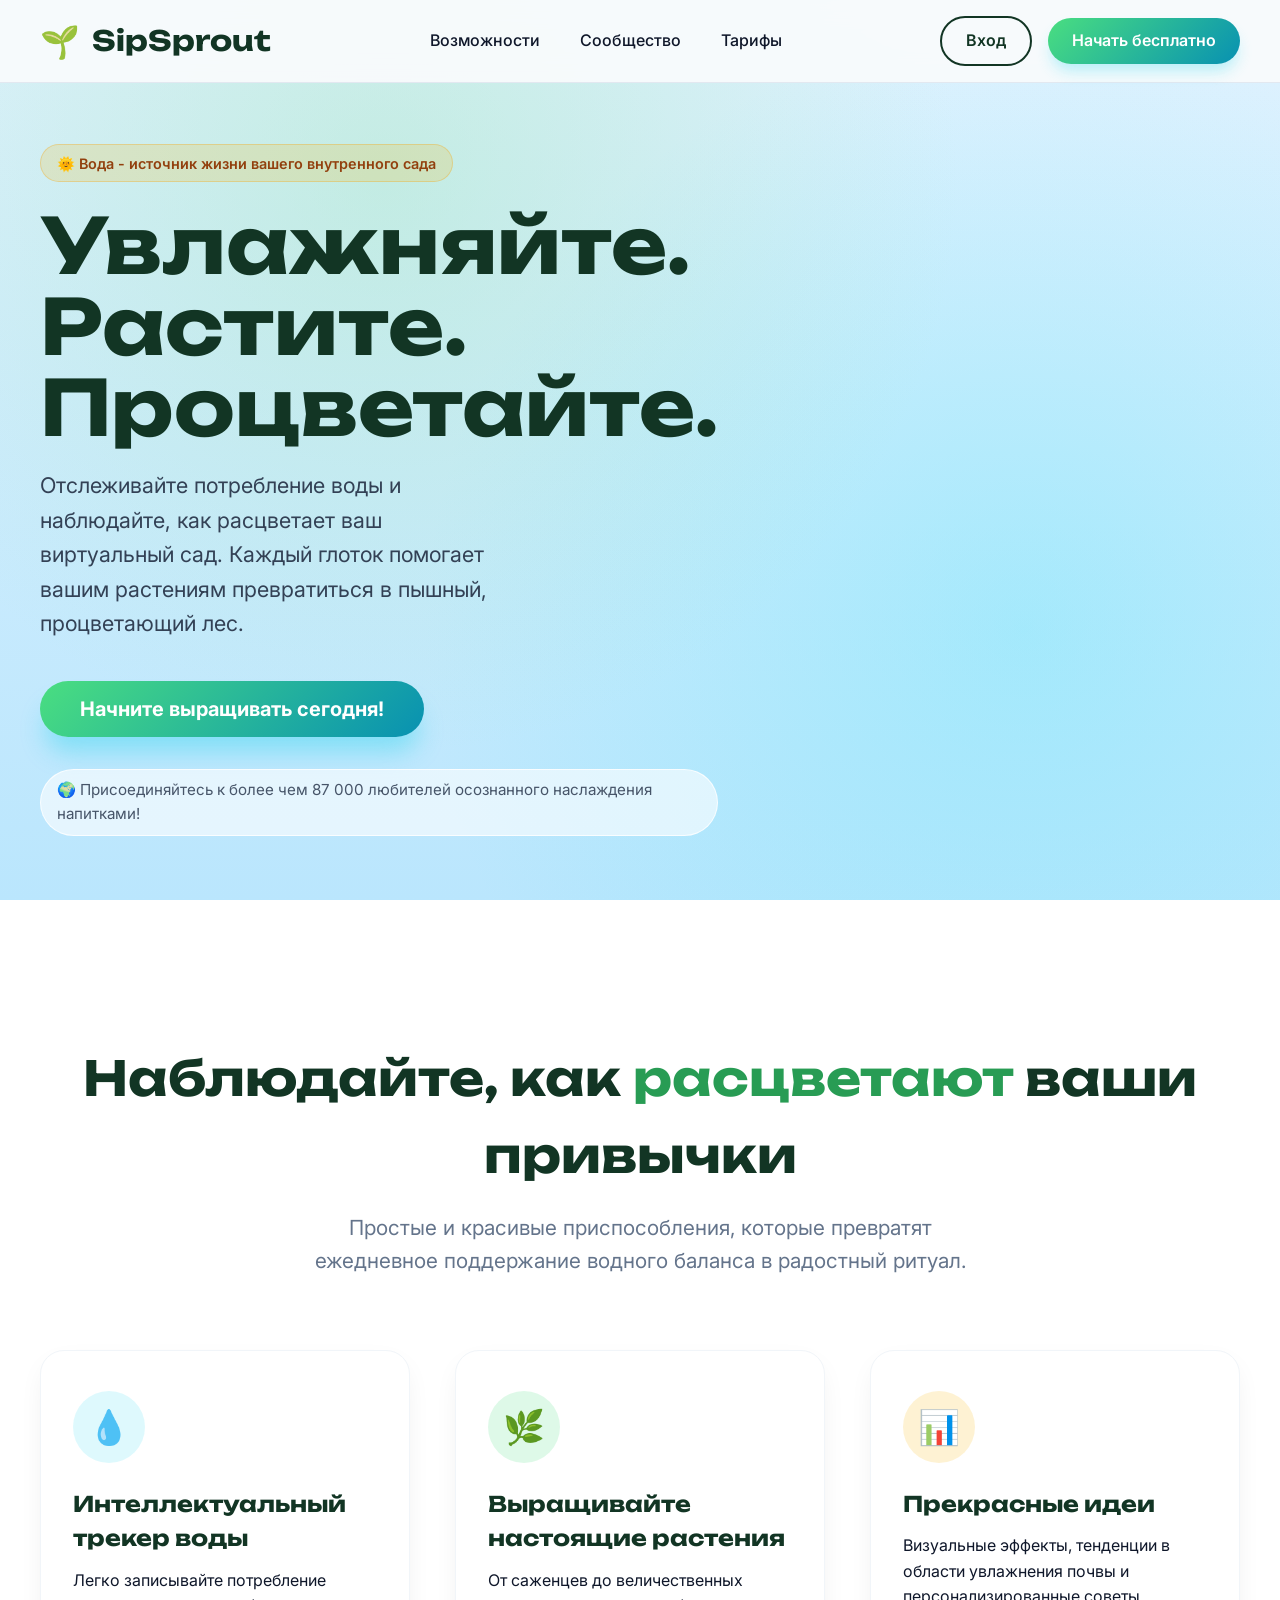
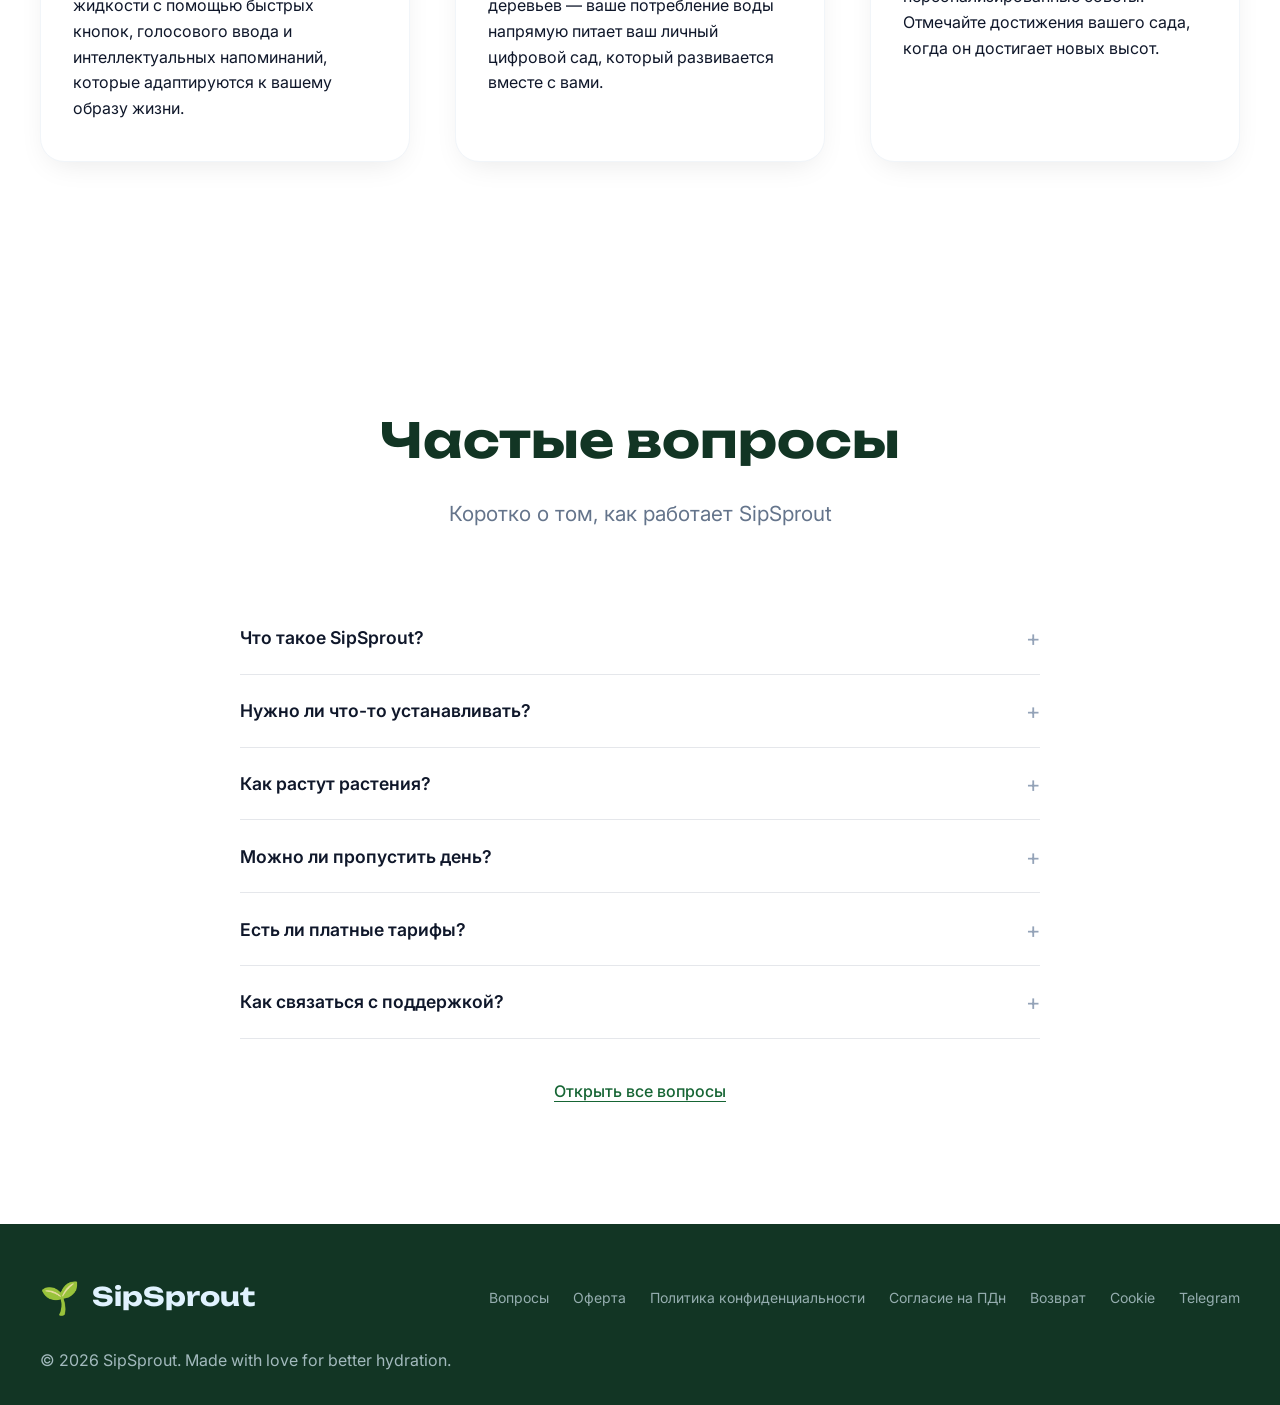
<file: src/views/index.html>
<!DOCTYPE html>
<html lang="en">
<head>
    <meta charset="UTF-8">
    <meta name="viewport" content="width=device-width, initial-scale=1.0">
    <title>SipSprout • Grow with Every Sip</title>
    <link rel="preconnect" href="https://fonts.googleapis.com">
    <link rel="preconnect" href="https://fonts.gstatic.com" crossorigin>
    <link href="https://fonts.googleapis.com/css2?family=Unbounded:wght@400;500;600;700&family=Inter:wght@400;500;600;700&display=swap" rel="stylesheet">
    <link rel="stylesheet" href="../styles/main.css">
</head>
<body>
    <header>
        <nav>
            <a href="#" class="logo">
                <span class="logo-emoji">🌱</span>
                <span>SipSprout</span>
            </a>
            
            <div class="nav-links">
                <a href="#features">Возможности</a>
                <a href="#">Сообщество</a>
                <a href="#">Тарифы</a>
            </div>

            <div class="auth-buttons">
                <a href="./login.html" class="btn btn-outline">Вход</a>
                <a href="./signup.html" class="btn btn-solid">Начать бесплатно</a>
            </div>
        </nav>
    </header>

    <section id="hero">
        <div class="hero-container">
            <div class="hero-content">
                <span class="eyebrow">🌞 Вода - источник жизни вашего внутренного сада</span>
                <h1>Увлажняйте.<br>Растите.<br>Процветайте.</h1>
                <p>Отслеживайте потребление воды и наблюдайте, как расцветает ваш виртуальный сад. Каждый глоток помогает вашим растениям превратиться в пышный, процветающий лес.</p>
                
                <button onclick="alert('Welcome to SipSprout! 🎉 (Demo CTA)')" class="cta-button">
                    Начните выращивать сегодня!
                </button>
                
                <div>
                    <span class="social-proof">🌍 Присоединяйтесь к более чем 87 000 любителей осознанного наслаждения напитками!</span>
                </div>
            </div>

            <div class="tree-container">
                <!-- <div class="growing-tree">
                    <div class="ground"></div>

                    <div class="seed"></div>

                    <div class="sprout"></div>

                    <div class="trunk"></div>

                    <div class="branch branch-left"></div>
                    <div class="branch branch-right"></div>

                    <div class="canopy">
                        <div class="leaf leaf-1"></div>
                        <div class="leaf leaf-2"></div>
                        <div class="leaf leaf-3"></div>
                        <div class="leaf leaf-4"></div>
                        <div class="leaf leaf-5"></div>
                        <div class="leaf leaf-6"></div>
                    </div>

                    <div class="droplet droplet1"></div>
                    <div class="droplet droplet2"></div>
                    <div class="droplet droplet3"></div>
                </div> -->
            </div>
        </div>
    </section>

    <section id="features">
        <div class="section-header">
            <h2>Наблюдайте, как <span style="color: #289c54;">расцветают</span> ваши привычки</h2>
            <p>Простые и красивые приспособления, которые превратят ежедневное поддержание водного баланса в радостный ритуал.</p>
        </div>
        
        <div class="features-grid">
            <div class="feature-card">
                <span class="feature-icon">💧</span>
                <h3>Интеллектуальный трекер воды</h3>
                <p>Легко записывайте потребление жидкости с помощью быстрых кнопок, голосового ввода и интеллектуальных напоминаний, которые адаптируются к вашему образу жизни.</p>
            </div>

            <div class="feature-card">
                <span class="feature-icon">🌿</span>
                <h3>Выращивайте настоящие растения</h3>
                <p>От саженцев до величественных деревьев — ваше потребление воды напрямую питает ваш личный цифровой сад, который развивается вместе с вами.</p>
            </div>
            
            <div class="feature-card">
                <span class="feature-icon">📊</span>
                <h3>Прекрасные идеи</h3>
                <p>Визуальные эффекты, тенденции в области увлажнения почвы и персонализированные советы. Отмечайте достижения вашего сада, когда он достигает новых высот.</p>
            </div>
        </div>
    </section>

    <section id="faq">
        <div class="faq-container">
            <div class="section-header">
                <h2>Частые вопросы</h2>
                <p>Коротко о том, как работает SipSprout</p>
            </div>

            <div class="faq-list">
                <div class="faq-item">
                    <button class="faq-question">
                        <span>Что такое SipSprout?</span>
                        <span class="faq-icon">+</span>
                    </button>
                    <div class="faq-answer">
                        <p>SipSprout — это приложение для отслеживания потребления воды. Каждый глоток помогает выращивать виртуальные растения. Чем лучше вы пьёте воду, тем пышнее становится ваш сад.</p>
                    </div>
                </div>

                <div class="faq-item">
                    <button class="faq-question">
                        <span>Нужно ли что-то устанавливать?</span>
                        <span class="faq-icon">+</span>
                    </button>
                    <div class="faq-answer">
                        <p>Нет. SipSprout работает прямо в браузере. Просто зарегистрируйтесь и начните отмечать воду. Есть и мобильная версия.</p>
                    </div>
                </div>

                <div class="faq-item">
                    <button class="faq-question">
                        <span>Как растут растения?</span>
                        <span class="faq-icon">+</span>
                    </button>
                    <div class="faq-answer">
                        <p>Каждый раз, когда вы отмечаете выпитую воду, ваше растение получает «питание». При достижении дневной нормы растение переходит на новый уровень роста.</p>
                    </div>
                </div>

                <div class="faq-item">
                    <button class="faq-question">
                        <span>Можно ли пропустить день?</span>
                        <span class="faq-icon">+</span>
                    </button>
                    <div class="faq-answer">
                        <p>Да. Растение не погибнет, но рост замедлится. Чем стабильнее привычка, тем быстрее сад превращается в настоящий лес.</p>
                    </div>
                </div>

                <div class="faq-item">
                    <button class="faq-question">
                        <span>Есть ли платные тарифы?</span>
                        <span class="faq-icon">+</span>
                    </button>
                    <div class="faq-answer">
                        <p>Базовый функционал полностью бесплатный. Платные тарифы открывают редкие растения, аналитику и возможность делиться садом с друзьями.</p>
                    </div>
                </div>

                <div class="faq-item">
                    <button class="faq-question">
                        <span>Как связаться с поддержкой?</span>
                        <span class="faq-icon">+</span>
                    </button>
                    <div class="faq-answer">
                        <p>Напишите нам в Telegram или на почту support@sipsprout.app. Обычно отвечаем в течение нескольких часов.</p>
                    </div>
                </div>
            </div>

            <div class="faq-footer">
                <a href="#">Открыть все вопросы</a>
            </div>
        </div>
    </section>

    <footer>
        <div class="footer-content">
            <div class="footer-top">
                <div class="logo" style="color: #e0f2fe;">
                    <span style="font-size: 2rem;">🌱</span>
                    <span style="font-size: 1.6rem;">SipSprout</span>
                </div>
                <div class="nav-footer">
                    <div style="display: flex; gap: 1.5rem; font-size: 14px; opacity: 0.8; max-width: 1600px;">
                        <a href="#" style="color: inherit; text-decoration: none;">Вопросы</a>
                        <a href="#" style="color: inherit; text-decoration: none;">Оферта</a>
                        <a href="#" style="color: inherit; text-decoration: none;">Политика конфиденциальности</a>
                        <a href="#" style="color: inherit; text-decoration: none;">Согласие на ПДн</a>
                        <a href="#" style="color: inherit; text-decoration: none;">Возврат</a>
                        <a href="#" style="color: inherit; text-decoration: none;">Cookie</a>
                        <a href="#" style="color: inherit; text-decoration: none;">Telegram</a>
                    </div>
                </div>
                <p style="opacity: 0.7;">© 2026 SipSprout. Made with love for better hydration.</p>
            </div>
        </div>
    </footer>

    <script src="C:\Users\Kiyoshi Ice\Documents\SipSprout\main.js"></script>
</body>
</html>
</file>
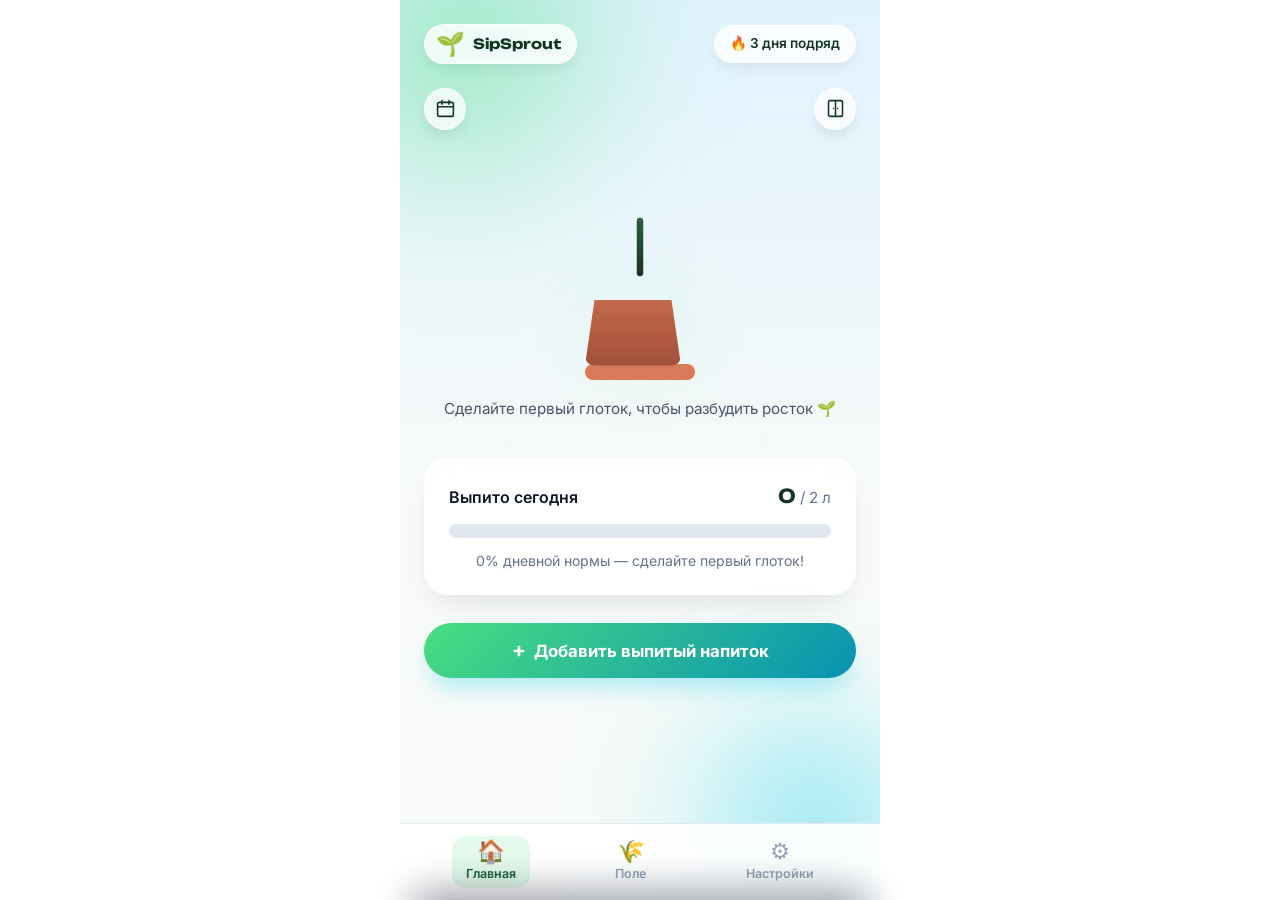
<file: src/views/dashboard.html>
<!DOCTYPE html>
<html lang="en">
<head>
    <meta charset="UTF-8">
    <meta name="viewport" content="width=device-width, initial-scale=1.0">
    <title>SipSprout • Главная</title>
    <link rel="preconnect" href="https://fonts.googleapis.com">
    <link rel="preconnect" href="https://fonts.gstatic.com" crossorigin>
    <link href="https://fonts.googleapis.com/css2?family=Unbounded:wght@400;500;600;700&family=Inter:wght@400;500;600;700&display=swap" rel="stylesheet">
    <link rel="stylesheet" href="../styles/main.css">
    <link rel="stylesheet" href="../styles/dashboard.css">
</head>
<body>
    <div class="app-shell" id="appShell">
        <div class="bg-blob blob-1"></div>
        <div class="bg-blob blob-2"></div>

        <header class="app-header">
            <div class="logo">
                <span class="logo-emoji">🌱</span>
                <span>SipSprout</span>
            </div>
            <span class="streak-pill">🔥 3 дня подряд</span>
        </header>

        <main class="dashboard">
            <section class="plant-stage">
                <div class="plant-toolbar">
                    <button class="toolbar-icon-btn" id="openCalendar" aria-haspopup="dialog" aria-label="Календарь прогресса">
                        <svg viewBox="0 0 24 24" width="21" height="21" fill="none" stroke="currentColor" stroke-width="1.8" stroke-linecap="round" stroke-linejoin="round">
                            <rect x="3" y="5" width="18" height="16" rx="2"></rect>
                            <line x1="3" y1="10" x2="21" y2="10"></line>
                            <line x1="8" y1="3" x2="8" y2="7"></line>
                            <line x1="16" y1="3" x2="16" y2="7"></line>
                        </svg>
                    </button>

                    <button class="toolbar-icon-btn" id="openWardrobe" aria-haspopup="dialog" aria-label="Гардероб">
                        <svg viewBox="0 0 24 24" width="21" height="21" fill="none" stroke="currentColor" stroke-width="1.8" stroke-linecap="round" stroke-linejoin="round">
                            <rect x="4" y="3" width="16" height="18" rx="2"></rect>
                            <line x1="12" y1="3" x2="12" y2="21"></line>
                            <circle cx="9.5" cy="12" r="0.8" fill="currentColor" stroke="none"></circle>
                            <circle cx="14.5" cy="12" r="0.8" fill="currentColor" stroke="none"></circle>
                        </svg>
                    </button>
                </div>

                <div class="plant-glow" id="plantGlow"></div>
                <div class="plant" id="plant">
                    <div class="plant-leaf leaf-a"></div>
                    <div class="plant-leaf leaf-b"></div>
                    <div class="plant-leaf leaf-c"></div>
                    <div class="plant-leaf leaf-d"></div>
                    <div class="plant-leaf leaf-e"></div>
                    <div class="plant-stem"></div>
                </div>
                <div class="pot" id="pot">
                    <div class="pot-body"></div>
                    <div class="pot-rim"></div>
                </div>
                <p class="plant-caption" id="plantCaption">Сделайте первый глоток, чтобы разбудить росток 🌱</p>

                <!-- Calendar popover -->
                <div class="calendar-popover" id="calendarPopover" hidden>
                    <div class="calendar-header">
                        <button type="button" id="prevMonth" aria-label="Предыдущий месяц">‹</button>
                        <span id="calendarTitle">Июль 2026</span>
                        <button type="button" id="nextMonth" aria-label="Следующий месяц">›</button>
                    </div>
                    <div class="calendar-weekdays">
                        <span>Пн</span><span>Вт</span><span>Ср</span><span>Чт</span><span>Пт</span><span>Сб</span><span>Вс</span>
                    </div>
                    <div class="calendar-grid" id="calendarGrid"></div>
                    <div class="calendar-legend">
                        <span><i class="legend-dot goal-met"></i>Норма выполнена</span>
                        <span><i class="legend-dot partial"></i>Частично</span>
                    </div>
                </div>

                <!-- Wardrobe popover -->
                <div class="wardrobe-popover" id="wardrobePopover" hidden>
                    <div class="wardrobe-tabs">
                        <button class="tab-btn active" data-tab="plant" type="button">Растение</button>
                        <button class="tab-btn" data-tab="pot" type="button">Горшок</button>
                        <button class="tab-btn" data-tab="bg" type="button">Фон</button>
                    </div>

                    <div class="wardrobe-panel" data-panel="plant">
                        <button class="swatch active" data-theme="mint" style="--swatch-color:#4ade80">
                            <span class="swatch-dot"></span>Мята
                        </button>
                        <button class="swatch" data-theme="emerald" style="--swatch-color:#10b981">
                            <span class="swatch-dot"></span>Изумруд
                        </button>
                        <button class="swatch" data-theme="lavender" style="--swatch-color:#a78bfa">
                            <span class="swatch-dot"></span>Лаванда
                        </button>
                        <button class="swatch" data-theme="coral" style="--swatch-color:#fb7185">
                            <span class="swatch-dot"></span>Коралл
                        </button>
                    </div>

                    <div class="wardrobe-panel" data-panel="pot" hidden>
                        <button class="swatch active" data-theme="terracotta" style="--swatch-color:#c2694a">
                            <span class="swatch-dot"></span>Терракота
                        </button>
                        <button class="swatch" data-theme="ceramic" style="--swatch-color:#38bdf8">
                            <span class="swatch-dot"></span>Керамика
                        </button>
                        <button class="swatch" data-theme="marble" style="--swatch-color:#94a3b8">
                            <span class="swatch-dot"></span>Мрамор
                        </button>
                        <button class="swatch" data-theme="copper" style="--swatch-color:#b8703a">
                            <span class="swatch-dot"></span>Медь
                        </button>
                    </div>

                    <div class="wardrobe-panel" data-panel="bg" hidden>
                        <button class="swatch active" data-theme="sky" style="--swatch-color:#7dd3fc">
                            <span class="swatch-dot"></span>Небо
                        </button>
                        <button class="swatch" data-theme="sunset" style="--swatch-color:#fb923c">
                            <span class="swatch-dot"></span>Закат
                        </button>
                        <button class="swatch" data-theme="forest" style="--swatch-color:#34d399">
                            <span class="swatch-dot"></span>Лес
                        </button>
                        <button class="swatch" data-theme="night" style="--swatch-color:#1e3a5f">
                            <span class="swatch-dot"></span>Ночь
                        </button>
                    </div>

                    <button class="sheet-close" id="closeWardrobe" type="button">Готово</button>
                </div>
            </section>

            <section class="progress-card" id="progressCard" role="button" tabindex="0">
                <div class="progress-top">
                    <span class="progress-label">Выпито сегодня</span>
                    <span class="progress-value"><strong id="currentAmount">0</strong>&nbsp;/&nbsp;2&nbsp;л</span>
                </div>
                <div class="progress-track">
                    <div class="progress-fill" id="progressFill"></div>
                </div>
                <div class="progress-hint" id="progressHint">0% дневной нормы</div>
            </section>

            <button class="add-drink-btn" id="openDrinkSheet" type="button">
                <span class="plus-icon">+</span> Добавить выпитый напиток
            </button>
        </main>

        <nav class="bottom-nav">
            <a href="./dashboard.html" class="nav-item active">
                <span class="nav-icon">🏠</span>
                <span>Главная</span>
            </a>
            <a href="./field.html" class="nav-item">
                <span class="nav-icon">🌾</span>
                <span>Поле</span>
            </a>
            <a href="./settings.html" class="nav-item">
                <span class="nav-icon">⚙️</span>
                <span>Настройки</span>
            </a>
        </nav>
    </div>

    <!-- Drink picker bottom sheet -->
    <div class="sheet-overlay" id="sheetOverlay"></div>
    <div class="drink-sheet" id="drinkSheet" role="dialog" aria-label="Выбор напитка">
        <div class="sheet-handle"></div>
        <h3>Что вы выпили?</h3>
        <div class="drink-grid">
            <button class="drink-option" data-drink="water" data-default-ml="250"><span class="drink-emoji">💧</span><span>Вода</span></button>
            <button class="drink-option" data-drink="tea" data-default-ml="200"><span class="drink-emoji">🍵</span><span>Чай</span></button>
            <button class="drink-option" data-drink="coffee" data-default-ml="150"><span class="drink-emoji">☕</span><span>Кофе</span></button>
            <button class="drink-option" data-drink="juice" data-default-ml="200"><span class="drink-emoji">🧃</span><span>Сок</span></button>
            <button class="drink-option" data-drink="kvass" data-default-ml="300"><span class="drink-emoji">🍶</span><span>Квас</span></button>
            <button class="drink-option" data-drink="beer" data-default-ml="330"><span class="drink-emoji">🍺</span><span>Пиво</span></button>
            <button class="drink-option" data-drink="wine" data-default-ml="150"><span class="drink-emoji">🍷</span><span>Вино</span></button>
            <button class="drink-option" data-drink="soda" data-default-ml="250"><span class="drink-emoji">🥤</span><span>Газировка</span></button>
        </div>

        <div class="volume-step" id="volumeStep" hidden>
            <button class="volume-back" id="volumeBack" type="button">‹ Другой напиток</button>
            <p class="volume-label"><span id="selectedDrinkEmoji"></span> Сколько вы выпили?</p>

            <div class="volume-chips" id="volumeChips">
                <button type="button" data-ml="100">100 мл</button>
                <button type="button" data-ml="150">150 мл</button>
                <button type="button" data-ml="200">200 мл</button>
                <button type="button" data-ml="250">250 мл</button>
                <button type="button" data-ml="330">330 мл</button>
                <button type="button" data-ml="500">500 мл</button>
            </div>

            <div class="volume-custom">
                <label for="customMl">Свой объём, мл</label>
                <div class="volume-custom-row">
                    <input type="number" id="customMl" min="10" max="3000" step="10" placeholder="например, 180">
                    <button class="btn btn-solid" id="confirmCustom" type="button">Добавить</button>
                </div>
            </div>
        </div>

        <button class="sheet-close" id="closeSheet" type="button">Отмена</button>
    </div>

    <div class="sheet-overlay" id="historyOverlay"></div>
    <div class="history-sheet" id="historySheet" role="dialog" aria-label="История напитков">
        <div class="sheet-handle"></div>
        <h3>История сегодня</h3>
        <div class="history-list" id="historyList">
            <!-- JS заполняет -->
        </div>
        <p class="history-empty" id="historyEmpty">Пока ничего не добавлено</p>
        <button class="sheet-close" id="closeHistory" type="button">Закрыть</button>
    </div>

    <script src="../../dashboard.js"></script>
</body>
</html>
</file>
<file: src/styles/main.css>
:root {
    --deep-green: #123524;
    --moss: #166534;
    --fresh-mint: #4ade80;
    --water-blue: #67e8f9;
    --soft-blue: #22d3ee;
    --water-deep: #0891b2;
    --sun: #fbbf24;
    --sun-deep: #f59e0b;
    --offwhite: #f7faf8;
    --text-dark: #0f172a;
    --font-display: "Unbounded", sans-serif;
    --font-body: 'Inter', 'Segoe UI', system-ui, -apple-system, sans-serif;
}

* {
    margin: 0;
    padding: 0;
    box-sizing: border-box;
}

body {
    font-family: var(--font-body);
    /* background-color: var(--offwhite); */
    color: var(--text-dark);
    line-height: 1.6;
    overflow-x: hidden;
}

/* ==================== HEADER ==================== */
header {
    position: fixed;
    top: 0;
    left: 0;
    right: 0;
    background-color: rgba(248, 250, 252, 0.95);
    backdrop-filter: blur(12px);
    border-bottom: 1px solid #e2e8f0;
    z-index: 1000;
}

nav {
    max-width: 1600px;
    margin: 0 auto;
    padding: 1rem 2.5rem;
    display: flex;
    align-items: center;
    justify-content: space-between;
}

.logo {
    display: flex;
    align-items: center;
    gap: 12px;
    text-decoration: none;
    color: var(--deep-green);
    font-family: var(--font-display);
    font-weight: 700;
    font-size: 1.75rem;
}

.logo-emoji {
    font-size: 2rem;
    line-height: 1;
    animation: sprout 3s ease-in-out infinite;
}

.nav-links {
    display: flex;
    align-items: center;
    gap: 2.5rem;
}

.nav-links a {
    text-decoration: none;
    color: var(--text-dark);
    font-weight: 500;
    transition: color 0.3s ease;
}

.nav-links a:hover {
    color: var(--moss);
}

.auth-buttons {
    display: flex;
    align-items: center;
    gap: 1rem;
}

.btn {
    padding: 0.65rem 1.5rem;
    border-radius: 9999px;
    font-weight: 600;
    text-decoration: none;
    display: inline-flex;
    align-items: center;
    justify-content: center;
    transition: all 0.3s cubic-bezier(0.4, 0, 0.2, 1);
    cursor: pointer;
    font-size: 1rem;
    font-family: var(--font-body);
}

.btn-outline {
    border: 2px solid var(--deep-green);
    color: var(--deep-green);
    background: transparent;
}

.btn-outline:hover {
    background: var(--deep-green);
    color: white;
    transform: translateY(-2px);
}

.btn-solid {
    background: linear-gradient(135deg, var(--fresh-mint), var(--water-deep));
    color: white;
    border: none;
    box-shadow: 0 10px 15px -3px rgb(34 211 238 / 0.3);
}

.btn-solid:hover {
    transform: translateY(-3px);
    box-shadow: 0 20px 25px -5px rgb(34 211 238 / 0.4);
}

/* ==================== HERO ==================== */
#hero {
    min-height: 100vh;
    display: flex;
    align-items: center;
    position: relative;
    overflow: hidden;
    background: linear-gradient(180deg, #e0f2fe 0%, #bae6fd 100%);
    padding-top: 80px;
}

.hero-container {
    max-width: 1600px;
    margin: 0 auto;
    padding: 0 2.5rem;
    display: grid;
    grid-template-columns: 1fr 1fr;
    gap: 5rem;
    align-items: center;
    width: 100%;
}

.hero-content {
    z-index: 2;
}

.eyebrow {
    display: inline-flex;
    align-items: center;
    gap: 8px;
    background: rgba(251, 191, 36, 0.2);
    color: #92400e;
    border: 1px solid rgba(245, 158, 11, 0.3);
    padding: 0.4rem 1rem;
    border-radius: 9999px;
    font-size: 0.9rem;
    font-weight: 600;
    margin-bottom: 1.5rem;
}

.hero-content h1 {
    font-family: var(--font-display);
    font-size: clamp(2.8rem, 6vw, 4.8rem);
    line-height: 1.05;
    font-weight: 700;
    color: var(--deep-green);
    margin-bottom: 1.25rem;
}

.hero-content p {
    font-size: 1.35rem;
    color: #334155;
    margin-bottom: 2.5rem;
    max-width: 480px;
}

.cta-button {
    font-size: 1.25rem;
    padding: 1rem 2.5rem;
    background: linear-gradient(135deg, var(--fresh-mint), var(--water-deep));
    color: white;
    border: none;
    border-radius: 9999px;
    box-shadow: 0 20px 25px -5px rgb(34 211 238 / 0.4);
    font-weight: 700;
    font-family: var(--font-body);
    cursor: pointer;
    transition: all 0.3s ease;
}

.cta-button:hover {
    transform: scale(1.05) translateY(-4px);
}

.social-proof {
    display: inline-flex;
    align-items: center;
    gap: 8px;
    margin-top: 2rem;
    font-size: 0.95rem;
    color: #475569;
    background: rgba(255, 255, 255, 0.6);
    border: 1px solid rgba(255, 255, 255, 0.8);
    padding: 0.5rem 1rem;
    border-radius: 9999px;
}

/* ==================== TREE ==================== */
.tree-container {
    position: relative;
    width: 100%;
    height: 520px;
    display: flex;
    justify-content: center;
    align-items: center;
    z-index: 2;
}

@keyframes sprout {
    0%, 100% { transform: rotate(-8deg); }
    50% { transform: rotate(8deg); }
}

/* ==================== FEATURES ==================== */
#features {
    padding: 140px 2.5rem 120px;
    background: white;
    max-width: 1600px;
    margin: 0 auto;
}

.section-header {
    text-align: center;
    margin-bottom: 4.5rem;
}

.section-header h2 {
    font-family: var(--font-display);
    font-size: 3rem;
    color: var(--deep-green);
    margin-bottom: 1.1rem;
}

.section-header p {
    font-size: 1.3rem;
    color: #64748b;
    max-width: 680px;
    margin: 0 auto;
}

.features-grid {
    display: grid;
    grid-template-columns: repeat(3, 1fr);
    gap: 2.8rem;
}

.feature-card {
    background: white;
    border-radius: 24px;
    padding: 2.5rem 2rem;
    box-shadow: 0 10px 30px -10px rgba(0, 0, 0, 0.1);
    transition: all 0.4s cubic-bezier(0.4, 0, 0.2, 1);
    border: 1px solid #f1f5f9;
}

.feature-card:hover {
    transform: translateY(-12px);
    box-shadow: 0 25px 50px -12px rgba(34, 211, 238, 0.25);
    border-color: var(--fresh-mint);
}

.feature-icon {
    width: 72px;
    height: 72px;
    display: inline-flex;
    align-items: center;
    justify-content: center;
    border-radius: 50%;
    font-size: 2.1rem;
    margin-bottom: 1.5rem;
}

.feature-card:nth-child(1) .feature-icon { background: rgba(34, 211, 238, 0.15); }
.feature-card:nth-child(2) .feature-icon { background: rgba(74, 222, 128, 0.18); }
.feature-card:nth-child(3) .feature-icon { background: rgba(251, 191, 36, 0.2); }

.feature-card h3 {
    font-family: var(--font-display);
    font-size: 1.35rem;
    margin-bottom: 0.75rem;
    color: var(--deep-green);
}

/* ==================== FAQ ==================== */
#faq {
    padding: 120px 2.5rem;
    background: #ffffff;
}

.faq-container {
    max-width: 800px;
    margin: 0 auto;
}

.faq-list {
    margin-top: 3rem;
}

.faq-item {
    border-bottom: 1px solid #e5e7eb;
}

.faq-question {
    width: 100%;
    display: flex;
    align-items: center;
    justify-content: space-between;
    padding: 1.4rem 0;
    background: none;
    border: none;
    cursor: pointer;
    text-align: left;
    font-family: var(--font-body);
    font-size: 1.1rem;
    font-weight: 600;
    color: var(--text-dark);
    transition: color 0.2s;
}

.faq-question:hover {
    color: var(--moss);
}

.faq-icon {
    font-size: 1.4rem;
    font-weight: 400;
    color: #94a3b8;
    transition: transform 0.3s, color 0.2s;
    flex-shrink: 0;
    margin-left: 1rem;
}

.faq-item.active .faq-icon {
    color: var(--moss);
}

.faq-answer {
    max-height: 0;
    overflow: hidden;
    transition: max-height 0.25s ease, padding 0.25s ease;
}

.faq-item.active .faq-answer {
    max-height: 300px;
    padding-bottom: 1.4rem;
}

.faq-answer p {
    color: #64748b;
    font-size: 1rem;
    line-height: 1.65;
    margin: 0;
}

.faq-footer {
    text-align: center;
    margin-top: 2.5rem;
}

.faq-footer a {
    color: var(--moss);
    font-weight: 500;
    text-decoration: underline;
    text-underline-offset: 4px;
}

.faq-footer a:hover {
    color: var(--deep-green);
}

/* ==================== FOOTER ==================== */
footer {
    background: var(--deep-green);
    color: #e0f2fe;
    padding: 3rem 2.5rem 2rem;
    text-align: center;
}

.footer-content {
    max-width: 1600px;
    margin: 0 auto;
}

.footer-top {
    max-width: 1600px;
    width: 100%;
    margin: 0 auto;
    display: flex;
    align-items: center;
    justify-content: space-between;
    flex-wrap: wrap;
    gap: 1.5rem;
}

.footer-top .logo {
    color: #e0f2fe;
}

.nav-footer a {
    color: inherit;
    text-decoration: none;
    opacity: 0.8;
    transition: opacity 0.2s;
}

.nav-footer a:hover {
    opacity: 1;
}

/* ==================== BACKGROUND ==================== */
#hero::before {
    content: '';
    position: absolute;
    top: 0;
    left: 0;
    right: 0;
    bottom: 0;
    background:
        radial-gradient(circle at 30% 20%, rgba(163, 230, 187, 0.4) 0%, transparent 50%),
        radial-gradient(circle at 80% 70%, rgba(103, 232, 249, 0.35) 0%, transparent 50%);
    pointer-events: none;
    z-index: 1;
}

/* ==================== RESPONSIVE ==================== */
@media (max-width: 1400px) {
    .features-grid {
        grid-template-columns: repeat(auto-fit, minmax(300px, 1fr));
    }
}

@media (max-width: 1024px) {
    .hero-container {
        gap: 3rem;
    }
}

@media (max-width: 768px) {
    nav {
        padding: 1rem 1.25rem;
    }

    .nav-links {
        display: none;
    }

    .hero-container {
        grid-template-columns: 1fr;
        gap: 3rem;
        text-align: center;
        padding: 0 1.5rem;
    }

    .hero-content p {
        max-width: 100%;
        margin-left: auto;
        margin-right: auto;
    }

    .tree-container {
        height: 380px;
    }

    #features {
        padding: 80px 1.5rem 70px;
    }

    .section-header h2 {
        font-size: 2.2rem;
    }

    .features-grid {
        grid-template-columns: 1fr;
        gap: 1.8rem;
    }

    .footer-top {
        flex-direction: column;
        text-align: center;
    }
}

/* ==================== AUTH PAGES ==================== */
.auth-page {
    min-height: 100vh;
    display: flex;
    align-items: center;
    justify-content: center;
    flex-direction: column;
    position: relative;
    overflow: hidden;
    background: linear-gradient(180deg, #e0f2fe 0%, #bae6fd 100%);
    padding: 2rem 1.5rem;
}

.bg-blob {
    position: absolute;
    border-radius: 50%;
    filter: blur(60px);
    opacity: 0.55;
    z-index: 0;
    animation: drift 16s ease-in-out infinite;
}

.blob-1 {
    width: 340px;
    height: 340px;
    top: -80px;
    left: -60px;
    background: radial-gradient(circle at 30% 30%, var(--fresh-mint), transparent 70%);
}

.blob-2 {
    width: 300px;
    height: 300px;
    bottom: -100px;
    right: -60px;
    background: radial-gradient(circle at 60% 40%, var(--soft-blue), transparent 70%);
    animation-delay: -6s;
}

.blob-3 {
    width: 220px;
    height: 220px;
    top: 45%;
    right: 8%;
    background: radial-gradient(circle at 50% 50%, var(--sun), transparent 70%);
    opacity: 0.3;
    animation-delay: -10s;
}

@keyframes drift {
    0%, 100% { transform: translate(0, 0) scale(1); }
    50% { transform: translate(30px, -20px) scale(1.08); }
}

.back-link {
    position: absolute;
    top: 28px;
    left: 32px;
    z-index: 2;
    display: inline-flex;
    align-items: center;
    gap: 6px;
    text-decoration: none;
    color: var(--deep-green);
    font-weight: 600;
    font-size: 0.95rem;
    background: rgba(255, 255, 255, 0.7);
    padding: 0.5rem 1rem;
    border-radius: 9999px;
    transition: transform 0.2s;
}

.back-link:hover {
    transform: translateX(-3px);
}

.auth-brand {
    display: inline-flex;
    align-items: center;
    gap: 10px;
    background: rgba(255, 255, 255, 0.75);
    backdrop-filter: blur(12px);
    border: 1px solid rgba(255, 255, 255, 0.6);
    padding: 0.7rem 1.4rem;
    border-radius: 9999px;
    margin-bottom: 1.5rem;
    box-shadow: 0 8px 20px -6px rgba(15, 23, 42, 0.12);
    font-family: var(--font-display);
    font-weight: 700;
    font-size: 1.35rem;
    color: var(--deep-green);
    z-index: 2;
    position: relative;
}

.auth-brand .logo-emoji {
    font-size: 1.6rem;
    line-height: 1;
    animation: sprout 3s ease-in-out infinite;
}

.auth-card {
    background: rgba(255, 255, 255, 0.85);
    backdrop-filter: blur(20px);
    width: 100%;
    max-width: 420px;
    border-radius: 28px;
    padding: 0 2rem 2.5rem;
    position: relative;
    z-index: 1;
    border: 1px solid rgba(255, 255, 255, 0.6);
    box-shadow: 0 25px 50px -12px rgb(15 23 42 / 0.2);
    animation: cardPop 0.5s cubic-bezier(0.34, 1.56, 0.64, 1);
    overflow: hidden;
}

.fill-bar {
    position: absolute;
    top: 0;
    left: 0;
    width: 100%;
    height: 6px;
    background: #e2e8f0;
}

.fill-bar span {
    display: block;
    height: 100%;
    width: 0%;
    background: linear-gradient(90deg, var(--fresh-mint), var(--soft-blue));
    animation: fill 1.4s 0.3s cubic-bezier(0.65, 0, 0.35, 1) forwards;
}

@keyframes fill {
    to { width: 100%; }
}

.auth-card-header {
    text-align: center;
    margin-bottom: 1.5rem;
    padding-top: 2rem;
}

.auth-card-header .logo {
    justify-content: center;
}

.auth-card-header h2 {
    font-family: var(--font-display);
    font-size: 1.8rem;
    color: var(--deep-green);
    margin-bottom: 0.4rem;
}

.auth-subtitle {
    color: #64748b;
    font-size: 0.98rem;
}

.auth-switch {
    position: relative;
    display: flex;
    background: #eef2f1;
    border-radius: 9999px;
    padding: 4px;
    margin-bottom: 2rem;
}

.switch-btn {
    flex: 1;
    text-align: center;
    padding: 12px;
    border-radius: 9999px;
    font-weight: 600;
    font-family: var(--font-body);
    text-decoration: none;
    color: #475569;
    transition: all 0.3s;
}

.switch-btn.active {
    background: linear-gradient(135deg, var(--fresh-mint), var(--water-deep));
    color: white;
    box-shadow: 0 4px 10px -2px rgb(34 211 238 / 0.4);
}

.auth-form {
    display: flex;
    flex-direction: column;
    gap: 1.25rem;
}

.form-group {
    display: flex;
    flex-direction: column;
    gap: 6px;
}

.form-group label {
    font-weight: 500;
    color: #334155;
    font-size: 0.95rem;
}

.form-group input {
    padding: 14px 16px;
    border: 2px solid #e2e8f0;
    border-radius: 12px;
    font-size: 1rem;
    font-family: var(--font-body);
    background: white;
    transition: all 0.3s;
}

.form-group input:focus {
    outline: none;
    border-color: var(--fresh-mint);
    box-shadow: 0 0 0 4px rgba(74, 222, 128, 0.15);
}

/* Строка с "Пароль" и ссылкой "Забыли пароль?" в одну линию, при необходимости */
.password-header {
    display: flex;
    justify-content: space-between;
}

.forgot-link {
    color: var(--moss);
    font-size: 0.9rem;
    align-self: flex-end;
    margin-top: -8px;
    text-decoration: none;
}

.forgot-link:hover {
    text-decoration: underline;
}

.full-width {
    margin-top: 1rem;
    padding: 16px;
    font-size: 1.1rem;
    width: 100%;
    border-radius: 15px;
}

.terms {
    text-align: center;
    font-size: 0.85rem;
    color: #64748b;
    margin-top: 1rem;
}

.terms a {
    color: var(--moss);
}

@keyframes cardPop {
    from {
        opacity: 0;
        transform: scale(0.7) translateY(40px);
    }
    to {
        opacity: 1;
        transform: scale(1) translateY(0);
    }
}

@media (prefers-reduced-motion: reduce) {
    .bg-blob, .logo-emoji, .droplet, .tree-photo {
        animation: none !important;
    }
}
</file>
<file: src/styles/dashboard.css>
/* ==================== DASHBOARD (app-style screen) ==================== */
.app-shell {
    position: relative;
    max-width: 480px;
    min-height: 100vh;
    margin: 0 auto;
    overflow: hidden;
    background: linear-gradient(180deg, #e0f2fe 0%, #f7faf8 55%);
    padding: 1.5rem 1.5rem calc(96px + 1.5rem);
    transition: background 0.5s ease;
}

.app-shell.theme-sunset { background: linear-gradient(180deg, #fef3c7 0%, #fecaca 60%); }
.app-shell.theme-forest { background: linear-gradient(180deg, #d1fae5 0%, #a7f3d0 60%); }
.app-shell.theme-night  { background: linear-gradient(180deg, #16324a 0%, #0b1c2e 60%); }

.app-header {
    position: relative;
    z-index: 2;
    display: flex;
    align-items: center;
    justify-content: space-between;
    margin-bottom: 1.5rem;
    background: none;          /* ← убрали фон */
    border: none;
    box-shadow: none;
    backdrop-filter: none;
}

/* Логотип — своя пилюля */
.app-header .logo {
    display: inline-flex;
    align-items: center;
    gap: 8px;
    font-size: 14px;
    font-family: var(--font-display);
    font-weight: 700;
    color: var(--deep-green);
    text-decoration: none;

    background: rgba(255, 255, 255, 0.8);
    backdrop-filter: blur(12px);
    border: 1px solid rgba(255, 255, 255, 0.7);
    padding: 0.45rem 0.95rem 0.45rem 0.7rem;
    border-radius: 9999px;
    box-shadow: 0 6px 16px -6px rgba(15, 23, 42, 0.12);
}

.app-header .logo-emoji {
    font-size: 1.45rem;
    line-height: 1;
}

/* Стрик — своя пилюля */
.streak-pill {
    background: rgba(255, 255, 255, 0.8);
    backdrop-filter: blur(12px);
    border: 1px solid rgba(255, 255, 255, 0.7);
    padding: 0.45rem 0.95rem;
    border-radius: 9999px;
    font-size: 0.85rem;
    font-weight: 600;
    color: var(--deep-green);
    box-shadow: 0 6px 16px -6px rgba(15, 23, 42, 0.12);
}

.dashboard {
    position: relative;
    z-index: 2;
    display: flex;
    flex-direction: column;
    gap: 1.75rem;
}

/* ---- Plant stage & toolbar ---- */
.plant-stage {
    position: relative;
    display: flex;
    flex-direction: column;
    align-items: center;
    text-align: center;
    padding: 3rem 0 0.5rem;
}

.plant-toolbar {
    position: absolute;
    top: 0;
    left: 0;
    right: 0;
    display: flex;
    justify-content: space-between;
    z-index: 5;
}

.toolbar-icon-btn {
    width: 42px;
    height: 42px;
    display: inline-flex;
    align-items: center;
    justify-content: center;
    border-radius: 50%;
    border: 1px solid rgba(255, 255, 255, 0.7);
    background: rgba(255, 255, 255, 0.75);
    backdrop-filter: blur(10px);
    color: var(--deep-green);
    cursor: pointer;
    box-shadow: 0 8px 18px -8px rgba(15, 23, 42, 0.2);
    transition: transform 0.2s ease, background 0.2s ease;
}

.toolbar-icon-btn:hover {
    transform: translateY(-2px);
    background: white;
}

.plant-glow {
    position: absolute;
    top: 130px;
    width: 220px;
    height: 220px;
    border-radius: 50%;
    background: radial-gradient(circle, rgba(74, 222, 128, 0.35), transparent 70%);
    filter: blur(10px);
    opacity: var(--p-glow, 0.15);
    transition: opacity 0.6s ease;
    pointer-events: none;
}

.plant {
    position: relative;
    width: 160px;
    height: 170px;
    transform: scale(var(--p-scale, 0.65));
    transition: transform 0.7s cubic-bezier(0.34, 1.56, 0.64, 1), filter 0.6s ease;
    filter: saturate(var(--p-sat, 0.6));
    --leaf-light: #86efac;
    --leaf-mid: #4ade80;
}

.plant.theme-emerald  { --leaf-light: #6ee7b7; --leaf-mid: #10b981; }
.plant.theme-lavender { --leaf-light: #ddd6fe; --leaf-mid: #a78bfa; }
.plant.theme-coral    { --leaf-light: #fecdd3; --leaf-mid: #fb7185; }

.plant-stem {
    position: absolute;
    bottom: 0;
    left: 50%;
    transform: translateX(-50%);
    width: 10px;
    height: 90px;
    background: linear-gradient(var(--moss), var(--deep-green));
    border-radius: 6px;
}

.plant-leaf {
    position: absolute;
    border-radius: 50% 50% 45% 55%;
    box-shadow: inset 0 6px 10px rgba(255, 255, 255, 0.5);
    opacity: 0;
    transform: scale(0.3);
    transition: opacity 0.5s ease, transform 0.5s cubic-bezier(0.34, 1.56, 0.64, 1), background 0.4s ease;
}

.plant.stage-1 .leaf-a,
.plant.stage-2 .leaf-a,
.plant.stage-3 .leaf-a,
.plant.stage-4 .leaf-a { opacity: 1; transform: scale(1); }

.plant.stage-2 .leaf-b,
.plant.stage-3 .leaf-b,
.plant.stage-4 .leaf-b { opacity: 1; transform: scale(1); }

.plant.stage-3 .leaf-c,
.plant.stage-4 .leaf-c { opacity: 1; transform: scale(1); }

.plant.stage-4 .leaf-d,
.plant.stage-4 .leaf-e { opacity: 1; transform: scale(1); }

.leaf-a { width: 60px; height: 44px; bottom: 68px; left: 20px; transform-origin: right center; background: var(--leaf-light); }
.leaf-b { width: 60px; height: 44px; bottom: 68px; right: 20px; transform-origin: left center; background: var(--leaf-light); }
.leaf-c { width: 70px; height: 52px; bottom: 100px; left: 45px; background: var(--leaf-mid); }
.leaf-d { width: 50px; height: 38px; bottom: 118px; left: 8px; background: var(--leaf-mid); }
.leaf-e { width: 50px; height: 38px; bottom: 118px; right: 8px; background: var(--leaf-mid); }

.pot {
    position: relative;
    margin-top: -6px;
    z-index: 1;
    --pot-top: #c2694a;
    --pot-bottom: #a2503a;
    --pot-rim: #d97b5a;
}

.pot.theme-ceramic    { --pot-top: #e0f2fe; --pot-bottom: #bae6fd; --pot-rim: #7dd3fc; }
.pot.theme-marble     { --pot-top: #f1f5f9; --pot-bottom: #cbd5e1; --pot-rim: #94a3b8; }
.pot.theme-copper     { --pot-top: #d08a52; --pot-bottom: #a15c2e; --pot-rim: #b8703a; }

.pot-body {
    width: 96px;
    height: 66px;
    background: linear-gradient(var(--pot-top), var(--pot-bottom));
    clip-path: polygon(10% 0, 90% 0, 100% 100%, 0% 100%);
    border-radius: 0 0 10px 10px;
    transition: background 0.4s ease;
}

.pot-rim {
    width: 110px;
    height: 16px;
    margin: 0 auto;
    margin-top: -2px;
    background: var(--pot-rim);
    border-radius: 8px;
    transition: background 0.4s ease;
}

.plant-caption {
    margin-top: 1.1rem;
    color: #475569;
    font-size: 0.95rem;
}

/* ---- Calendar popover ---- */
.calendar-popover {
    position: absolute;
    top: 48px;
    left: 0;
    z-index: 20;
    width: 280px;
    background: white;
    border-radius: 20px;
    padding: 1.1rem;
    box-shadow: 0 25px 45px -15px rgba(15, 23, 42, 0.3);
    text-align: left;
}

.calendar-header {
    display: flex;
    align-items: center;
    justify-content: space-between;
    margin-bottom: 0.8rem;
    font-family: var(--font-display);
    font-size: 0.95rem;
    color: var(--deep-green);
}

.calendar-header button {
    width: 28px;
    height: 28px;
    border: none;
    background: #f1f5f9;
    border-radius: 50%;
    cursor: pointer;
    font-size: 1.1rem;
    color: var(--deep-green);
}

.calendar-weekdays {
    display: grid;
    grid-template-columns: repeat(7, 1fr);
    font-size: 0.72rem;
    color: #94a3b8;
    text-align: center;
    margin-bottom: 4px;
}

.calendar-grid {
    display: grid;
    grid-template-columns: repeat(7, 1fr);
    gap: 3px;
}

.calendar-day {
    position: relative;
    aspect-ratio: 1;
    display: flex;
    align-items: center;
    justify-content: center;
    font-size: 0.78rem;
    border-radius: 8px;
    color: var(--text-dark);
}

.calendar-day.empty { visibility: hidden; }
.calendar-day.future { color: #cbd5e1; }
.calendar-day.today { box-shadow: inset 0 0 0 2px var(--moss); font-weight: 700; }
.calendar-day.goal-met { background: rgba(74, 222, 128, 0.35); font-weight: 700; }
.calendar-day.partial { background: rgba(251, 191, 36, 0.3); }

.calendar-legend {
    display: flex;
    gap: 1rem;
    margin-top: 0.8rem;
    font-size: 0.72rem;
    color: #64748b;
}

.calendar-legend span {
    display: inline-flex;
    align-items: center;
    gap: 5px;
}

.legend-dot {
    width: 9px;
    height: 9px;
    border-radius: 50%;
    display: inline-block;
}

.legend-dot.goal-met { background: rgba(74, 222, 128, 0.9); }
.legend-dot.partial { background: rgba(251, 191, 36, 0.9); }

/* ---- Wardrobe popover ---- */
.wardrobe-popover {
    position: absolute;
    top: 48px;
    right: 0;
    z-index: 20;
    width: 280px;
    background: white;
    border-radius: 20px;
    padding: 1.1rem;
    box-shadow: 0 25px 45px -15px rgba(15, 23, 42, 0.3);
}

.wardrobe-tabs {
    display: flex;
    background: #eef2f1;
    border-radius: 9999px;
    padding: 4px;
    margin-bottom: 1rem;
}

.wardrobe-tabs .tab-btn {
    flex: 1;
    border: none;
    background: none;
    padding: 8px 4px;
    border-radius: 9999px;
    font-family: var(--font-body);
    font-weight: 600;
    font-size: 0.8rem;
    color: #475569;
    cursor: pointer;
    transition: all 0.25s ease;
}

.wardrobe-tabs .tab-btn.active {
    background: linear-gradient(135deg, var(--fresh-mint), var(--water-deep));
    color: white;
    box-shadow: 0 3px 8px -2px rgba(34, 211, 238, 0.35);
}

.wardrobe-panel {
    display: none;                    /* ← скрыто */
    grid-template-columns: repeat(2, 1fr);
    gap: 0.6rem;
    margin-bottom: 1rem;
}

.wardrobe-panel.active,
.wardrobe-panel:not([hidden]) {
    display: grid;                    /* ← показываем только активную */
}

.swatch {
    display: flex;
    flex-direction: column;
    align-items: center;
    gap: 6px;
    padding: 0.7rem 0.4rem;
    border: 2px solid #e2e8f0;
    border-radius: 14px;
    background: white;
    font-family: var(--font-body);
    font-size: 0.78rem;
    font-weight: 600;
    color: var(--text-dark);
    cursor: pointer;
    transition: all 0.2s ease;
}

.swatch-dot {
    width: 26px;
    height: 26px;
    border-radius: 50%;
    background: var(--swatch-color);
    box-shadow: inset 0 3px 6px rgba(255, 255, 255, 0.5);
}

.swatch:hover {
    border-color: var(--swatch-color);
}

.swatch.active {
    border-color: var(--swatch-color);
    background: color-mix(in srgb, var(--swatch-color) 12%, white);
}

/* ---- Progress ---- */
.progress-card {
    background: rgba(255, 255, 255, 0.85);
    backdrop-filter: blur(16px);
    border: 1px solid rgba(255, 255, 255, 0.7);
    border-radius: 24px;
    padding: 1.4rem 1.5rem;
    box-shadow: 0 15px 35px -15px rgba(15, 23, 42, 0.15);
}

/* ---- Progress card clickable ---- */
.progress-card {
    cursor: pointer;
    transition: transform 0.2s ease, box-shadow 0.2s ease;
}
.progress-card:hover {
    transform: translateY(-2px);
    box-shadow: 0 18px 40px -15px rgba(15, 23, 42, 0.18);
}
.progress-card:active {
    transform: translateY(0);
}

/* ---- History sheet ---- */
.history-sheet {
    position: fixed;
    left: 50%;
    bottom: 0;
    transform: translate(-50%, 100%);
    width: 100%;
    max-width: 480px;
    max-height: 75vh;
    overflow-y: auto;
    background: white;
    border-radius: 28px 28px 0 0;
    padding: 0.75rem 1.5rem calc(1.75rem + env(safe-area-inset-bottom));
    box-shadow: 0 -20px 40px -15px rgba(15, 23, 42, 0.25);
    transition: transform 0.35s cubic-bezier(0.34, 1.56, 0.64, 1);
    z-index: 100;
}
.history-sheet.show {
    transform: translate(-50%, 0);
}

.history-sheet h3 {
    font-family: var(--font-display);
    font-size: 1.25rem;
    color: var(--deep-green);
    text-align: center;
    margin-bottom: 1rem;
}

.history-list {
    display: flex;
    flex-direction: column;
    gap: 0.5rem;
    margin-bottom: 1rem;
}

.history-item {
    display: flex;
    align-items: center;
    gap: 0.75rem;
    padding: 0.75rem 0.9rem;
    background: #f8fafc;
    border-radius: 14px;
    border: 1px solid #e2e8f0;
}

.history-emoji {
    font-size: 1.5rem;
    line-height: 1;
}

.history-info {
    flex: 1;
    min-width: 0;
}

.history-name {
    font-weight: 600;
    font-size: 0.95rem;
    color: var(--text-dark);
}

.history-meta {
    font-size: 0.8rem;
    color: #94a3b8;
    margin-top: 2px;
}

.history-delete {
    width: 36px;
    height: 36px;
    border: none;
    border-radius: 10px;
    background: #fee2e2;
    color: #dc2626;
    font-size: 1.1rem;
    cursor: pointer;
    display: flex;
    align-items: center;
    justify-content: center;
    transition: background 0.2s;
    flex-shrink: 0;
}
.history-delete:hover {
    background: #fecaca;
}

.history-empty {
    text-align: center;
    color: #94a3b8;
    font-size: 0.95rem;
    padding: 1.5rem 0;
    display: none;
}
.history-empty.show {
    display: block;
}

.progress-top {
    display: flex;
    align-items: baseline;
    justify-content: space-between;
    margin-bottom: 0.8rem;
}

.progress-label {
    font-weight: 600;
    color: var(--text-dark);
}

.progress-value {
    color: #64748b;
    font-size: 0.95rem;
}

.progress-value strong {
    font-size: 1.2rem;
    color: var(--deep-green);
    font-family: var(--font-display);
}

.progress-track {
    width: 100%;
    height: 14px;
    background: #e2e8f0;
    border-radius: 9999px;
    overflow: hidden;
}

.progress-fill {
    height: 100%;
    width: 0%;
    border-radius: 9999px;
    background: linear-gradient(90deg, var(--fresh-mint), var(--soft-blue));
    transition: width 0.6s cubic-bezier(0.65, 0, 0.35, 1);
}

.progress-fill.is-complete {
    background: linear-gradient(90deg, var(--fresh-mint), var(--sun));
}

.progress-hint {
    margin-top: 0.7rem;
    font-size: 0.88rem;
    color: #64748b;
    text-align: center;
}

/* ---- Add drink button ---- */
.add-drink-btn {
    display: flex;
    align-items: center;
    justify-content: center;
    gap: 8px;
    width: 100%;
    padding: 1.05rem;
    border: none;
    border-radius: 9999px;
    background: linear-gradient(135deg, var(--fresh-mint), var(--water-deep));
    color: white;
    font-family: var(--font-body);
    font-weight: 700;
    font-size: 1.05rem;
    cursor: pointer;
    box-shadow: 0 15px 25px -8px rgb(34 211 238 / 0.4);
    transition: transform 0.25s ease, box-shadow 0.25s ease;
}

.add-drink-btn:hover {
    transform: translateY(-2px);
    box-shadow: 0 20px 30px -8px rgb(34 211 238 / 0.5);
}

.add-drink-btn .plus-icon {
    font-size: 1.3rem;
    line-height: 1;
}

/* ---- Bottom nav ---- */
.bottom-nav {
    position: fixed;
    bottom: 0;
    left: 50%;
    transform: translateX(-50%);
    width: 100%;
    max-width: 480px;
    display: flex;
    justify-content: space-around;
    background: rgba(255, 255, 255, 0.9);
    backdrop-filter: blur(16px);
    border-top: 1px solid #e2e8f0;
    padding: 0.75rem 1rem calc(0.75rem + env(safe-area-inset-bottom));
    z-index: 50;
}

.nav-item {
    display: flex;
    flex-direction: column;
    align-items: center;
    gap: 2px;
    text-decoration: none;
    color: #94a3b8;
    font-size: 0.78rem;
    font-weight: 600;
    padding: 4px 14px;
    border-radius: 14px;
    transition: color 0.2s ease, background 0.2s ease;
}

.nav-item .nav-icon {
    font-size: 1.4rem;
    line-height: 1;
}

.nav-item.active {
    color: var(--moss);
    background: rgba(74, 222, 128, 0.15);
}

/* ---- Drink picker bottom sheet ---- */
.sheet-overlay {
    position: fixed;
    inset: 0;
    background: rgba(15, 23, 42, 0.5);
    backdrop-filter: blur(4px);
    opacity: 0;
    pointer-events: none;
    transition: opacity 0.3s ease;
    z-index: 90;
}

.sheet-overlay.show {
    opacity: 1;
    pointer-events: auto;
}

.drink-sheet {
    position: fixed;
    left: 50%;
    bottom: 0;
    transform: translate(-50%, 100%);
    width: 100%;
    max-width: 480px;
    max-height: 88vh;
    overflow-y: auto;
    background: white;
    border-radius: 28px 28px 0 0;
    padding: 0.75rem 1.5rem calc(1.75rem + env(safe-area-inset-bottom));
    box-shadow: 0 -20px 40px -15px rgba(15, 23, 42, 0.25);
    transition: transform 0.35s cubic-bezier(0.34, 1.56, 0.64, 1);
    z-index: 100;
}

.drink-sheet.show {
    transform: translate(-50%, 0);
}

.sheet-handle {
    width: 44px;
    height: 5px;
    background: #e2e8f0;
    border-radius: 9999px;
    margin: 0.5rem auto 1rem;
}

.drink-sheet h3 {
    font-family: var(--font-display);
    font-size: 1.3rem;
    color: var(--deep-green);
    text-align: center;
    margin-bottom: 1.25rem;
}

.drink-grid {
    display: grid;
    grid-template-columns: repeat(4, 1fr);
    gap: 0.6rem;
    margin-bottom: 1.25rem;
}

.drink-option {
    display: flex;
    flex-direction: column;
    align-items: center;
    gap: 4px;
    padding: 0.85rem 0.4rem;
    border: 2px solid #e2e8f0;
    border-radius: 16px;
    background: white;
    font-family: var(--font-body);
    font-weight: 600;
    font-size: 0.82rem;
    color: var(--text-dark);
    cursor: pointer;
    transition: all 0.2s ease;
}

.drink-option:hover,
.drink-option:focus-visible {
    border-color: var(--fresh-mint);
    background: rgba(74, 222, 128, 0.08);
    transform: translateY(-2px);
}

.drink-emoji {
    font-size: 1.7rem;
}

/* ---- Volume step ---- */
.volume-back {
    background: none;
    border: none;
    color: var(--moss);
    font-weight: 600;
    font-size: 0.9rem;
    cursor: pointer;
    margin-bottom: 0.75rem;
}

.volume-label {
    text-align: center;
    font-weight: 600;
    color: var(--text-dark);
    margin-bottom: 1rem;
}

.volume-label #selectedDrinkEmoji {
    font-size: 1.3rem;
    margin-right: 4px;
}

.volume-chips {
    display: grid;
    grid-template-columns: repeat(3, 1fr);
    gap: 0.6rem;
    margin-bottom: 1.25rem;
}

.volume-chips button {
    padding: 0.75rem 0.4rem;
    border: 2px solid #e2e8f0;
    border-radius: 14px;
    background: white;
    font-family: var(--font-body);
    font-weight: 600;
    color: var(--text-dark);
    cursor: pointer;
    transition: all 0.2s ease;
}

.volume-chips button:hover {
    border-color: var(--fresh-mint);
    background: rgba(74, 222, 128, 0.08);
}

.volume-custom label {
    display: block;
    font-size: 0.88rem;
    font-weight: 500;
    color: #334155;
    margin-bottom: 6px;
}

.volume-custom-row {
    display: flex;
    gap: 0.6rem;
}

.volume-custom-row input {
    flex: 1;
    padding: 12px 14px;
    border: 2px solid #e2e8f0;
    border-radius: 12px;
    font-size: 1rem;
    font-family: var(--font-body);
}

.volume-custom-row input:focus {
    outline: none;
    border-color: var(--fresh-mint);
    box-shadow: 0 0 0 4px rgba(74, 222, 128, 0.15);
}

.sheet-close {
    width: 100%;
    padding: 0.9rem;
    border: none;
    border-radius: 9999px;
    background: #f1f5f9;
    color: #475569;
    font-family: var(--font-body);
    font-weight: 600;
    font-size: 1rem;
    cursor: pointer;
    transition: background 0.2s ease;
    margin-top: 0.5rem;
}

.sheet-close:hover {
    background: #e2e8f0;
}

@media (prefers-reduced-motion: reduce) {
    .plant, .plant-leaf, .progress-fill, .drink-sheet, .sheet-overlay {
        transition: none !important;
    }
}
</file>
